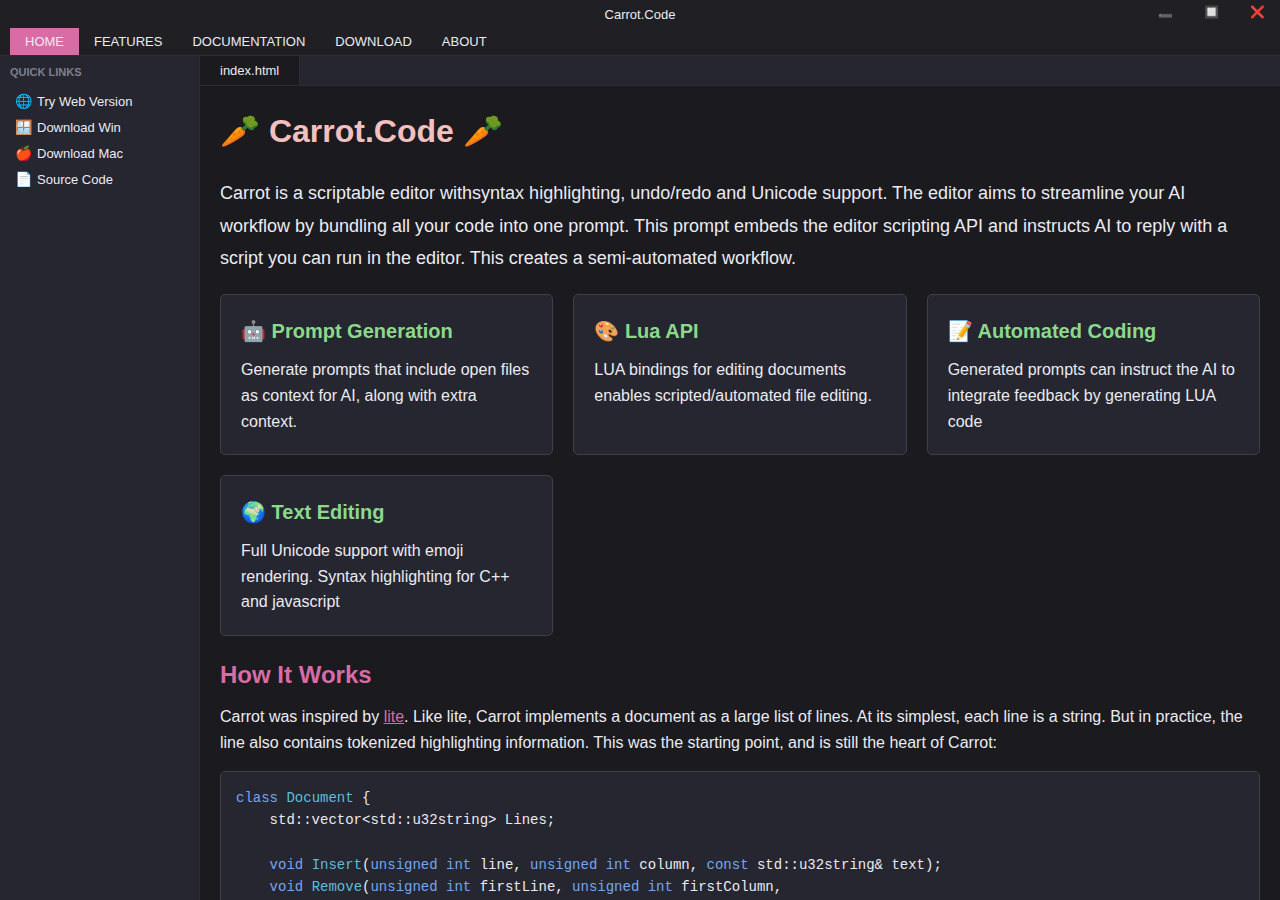
<file: LandingPage/index.html>
<!DOCTYPE html>
<html lang="en">
<head>
    <meta charset="UTF-8">
    <meta name="viewport" content="width=device-width, initial-scale=1.0">
    <title>Carrot.Code</title>
    <link rel="stylesheet" href="styles.css">
</head>
<body>
    <!-- Title Bar -->
    <div class="title-bar">
        <div class="title">Carrot.Code</div>
        <div class="window-controls">
            <button class="window-btn minimize">➖</button>
            <button class="window-btn maximize">🔲</button>
            <button class="window-btn close">❌</button>
        </div>
    </div>

    <!-- File Menu -->
    <nav class="file-menu">
        <a href="index.html" class="menu-item active">HOME</a>
        <a href="features.html" class="menu-item">FEATURES</a>
        <a href="docs.html" class="menu-item">DOCUMENTATION</a>
        <a href="download.html" class="menu-item">DOWNLOAD</a>
        <a href="about.html" class="menu-item">ABOUT</a>
    </nav>

    <!-- Main Container -->
    <div class="main-container">
        <!-- Sidebar -->
        <aside class="sidebar" id="sidebar">
            <div class="sidebar-header">Quick Links</div>
            <div class="file-tree">
                <!--div class="file-item active">
                    <a href="index.html">
                        <span class="file-icon">📄</span>
                        <span>Welcome.md</span>
                    </a>
                </div-->
                <div class="file-item">
                    <a href="editor/index.html">
                        <span class="file-icon">🌐</span>
                        <span>Try Web Version</span>
                    </a>
                </div>
                <div class="file-item">
                    <a href="releases/Windows.zip">
                        <span class="file-icon">🪟</span>
                        <span>Download Win</span>
                    </a>
                </div>
                <div class="file-item">
                    <a href="releases/Mac.zip">
                        <span class="file-icon">🍎</span>
                        <span>Download Mac</span>
                    </a>
                </div>
                <div class="file-item">
                    <a href="https://github.com/gszauer/CarrotCode">
                        <span class="file-icon">📄</span>
                        <span>Source Code</span>
                    </a>
                </div>
                <!--div class="file-item">
                    <a href="http://gabormakesgames.com">
                        <span class="file-icon">👨‍💻</span>
                        <span>Made by Gabor</span>
                    </a>
                </div-->
            </div>
        </aside>

        <!-- Editor Area -->
        <main class="editor-area">
            <!-- Tab Bar -->
            <div class="tab-bar">
                <button class="menu-toggle" id="menuToggle">☰</button>
                <div class="tab active">
                    <span>index.html</span>
                </div>
            </div>

            <!-- Editor Content -->
            <div class="editor-content">
                <h1>🥕 Carrot.Code 🥕</h1>
                
                <!--div style="text-align: center; margin: 30px 0;">
                    <a href="download.html" class="download-btn">Download for Windows</a>
                    <a href="download.html" class="download-btn">Download for macOS</a>
                    <a href="download.html" class="download-btn">Try Web Version</a>
                </div-->

                <p style="font-size: 18px; line-height: 1.8;">Carrot is a scriptable editor withsyntax highlighting, undo/redo and Unicode support.
                    The editor aims to streamline your AI workflow by bundling all your code into one prompt. This prompt embeds the editor scripting API and instructs AI to reply with a script you can run in the editor. This creates a semi-automated workflow.</p>

                <div class="feature-grid">
                    <div class="feature-card">
                        <h3>🤖 Prompt Generation</h3>
                        <p>Generate prompts that include open files as context for AI, along with extra context.</p>
                    </div>
                    <div class="feature-card">
                        <h3>🎨 Lua API</h3>
                        <p>LUA bindings for editing documents enables scripted/automated file editing.</p>
                    </div>
                    <div class="feature-card">
                        <h3>📝 Automated Coding</h3>
                        <p>Generated prompts can instruct the AI to integrate feedback by generating LUA code</p>
                    </div>
                    
                    <div class="feature-card">
                        <h3>🌍 Text Editing</h3>
                        <p>Full Unicode support with emoji rendering. Syntax highlighting for C++ and javascript</p>
                    </div>
                </div>

                <h2>How It Works</h2>
                <p>Carrot was inspired by <a href="https://github.com/rxi/lite">lite</a>. Like lite, Carrot implements a document as a large list of lines. At its simplest, each line is a string. But in practice, the line also contains tokenized highlighting information. This was the starting point, and is still the heart of Carrot:</p>
                <pre><code><span class="keyword">class</span> <span class="function">Document</span> {
    std::vector&lt;std::u32string&gt; Lines;
    
    <span class="keyword">void</span> <span class="function">Insert</span>(<span class="keyword">unsigned int</span> line, <span class="keyword">unsigned int</span> column, <span class="keyword">const</span> std::u32string& text);
    <span class="keyword">void</span> <span class="function">Remove</span>(<span class="keyword">unsigned int</span> firstLine, <span class="keyword">unsigned int</span> firstColumn, 
                   <span class="keyword">unsigned int</span> lastLine, <span class="keyword">unsigned int</span> lastColumn);
};</code></pre>
            </div>
        </main>
    </div>

    <!-- Mobile sidebar overlay -->
    <div class="sidebar-overlay" id="sidebarOverlay"></div>

    <script src="script.js"></script>
</body>
</html>
</file>
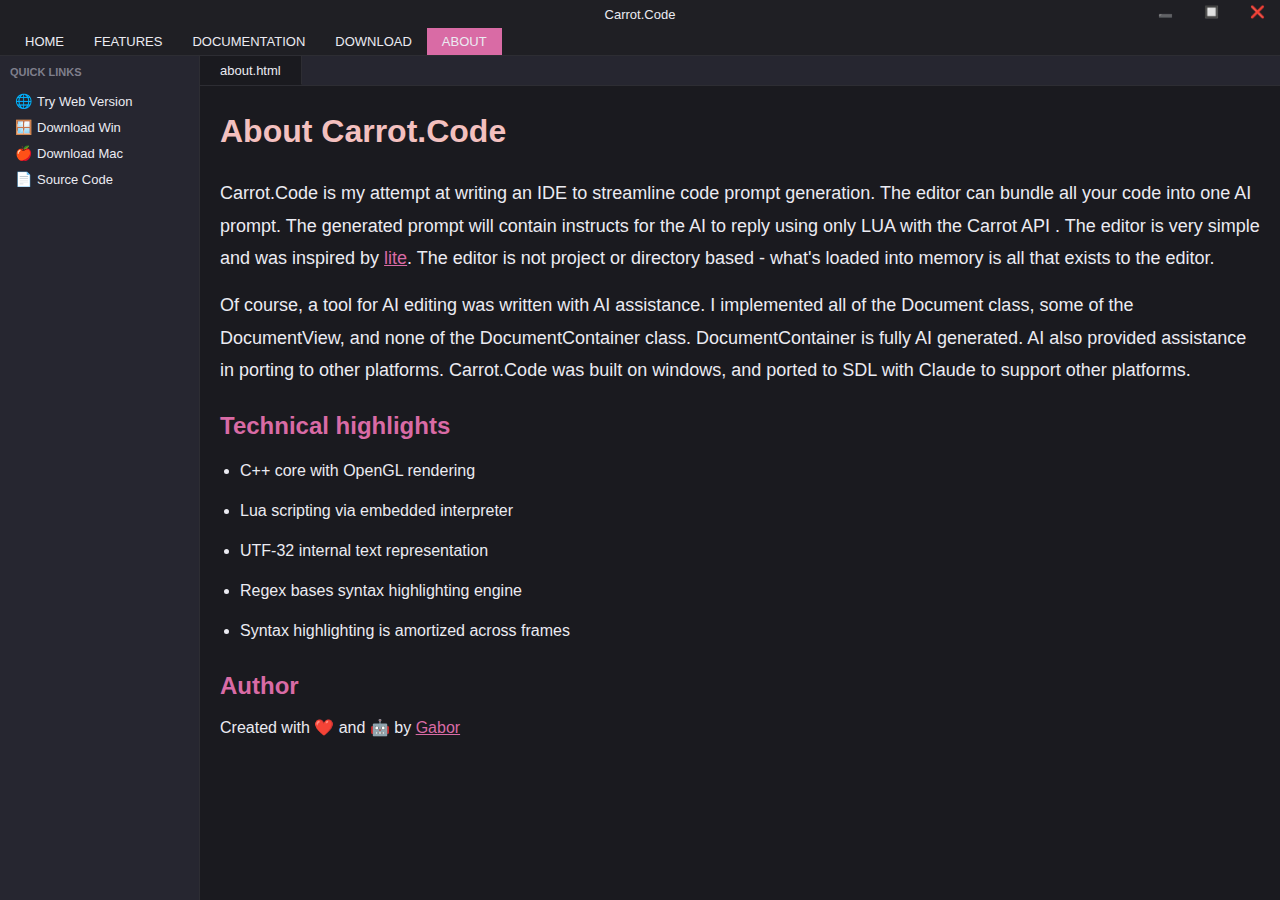
<file: LandingPage/about.html>
<!DOCTYPE html>
<html lang="en">
<head>
    <meta charset="UTF-8">
    <meta name="viewport" content="width=device-width, initial-scale=1.0">
    <title>Carrot.Code</title>
    <link rel="stylesheet" href="styles.css">
</head>
<body>
    <!-- Title Bar -->
    <div class="title-bar">
        <div class="title">Carrot.Code</div>
        <div class="window-controls">
            <button class="window-btn minimize">➖</button>
            <button class="window-btn maximize">🔲</button>
            <button class="window-btn close">❌</button>
        </div>
    </div>

    <!-- File Menu -->
    <nav class="file-menu">
        <a href="index.html" class="menu-item">HOME</a>
        <a href="features.html" class="menu-item">FEATURES</a>
        <a href="docs.html" class="menu-item">DOCUMENTATION</a>
        <a href="download.html" class="menu-item">DOWNLOAD</a>
        <a href="about.html" class="menu-item active">ABOUT</a>
    </nav>

    <!-- Main Container -->
    <div class="main-container">
        <!-- Sidebar -->
        <aside class="sidebar" id="sidebar">
            <div class="sidebar-header">Quick Links</div>
            <div class="file-tree">
                <!--div class="file-item active">
                    <a href="index.html">
                        <span class="file-icon">📄</span>
                        <span>Welcome.md</span>
                    </a>
                </div-->
                <div class="file-item">
                    <a href="editor/index.html">
                        <span class="file-icon">🌐</span>
                        <span>Try Web Version</span>
                    </a>
                </div>
                <div class="file-item">
                    <a href="releases/Windows.zip">
                        <span class="file-icon">🪟</span>
                        <span>Download Win</span>
                    </a>
                </div>
                <div class="file-item">
                    <a href="releases/Mac.zip">
                        <span class="file-icon">🍎</span>
                        <span>Download Mac</span>
                    </a>
                </div>
                <div class="file-item">
                    <a href="https://github.com/gszauer/CarrotCode">
                        <span class="file-icon">📄</span>
                        <span>Source Code</span>
                    </a>
                </div>
                <!--div class="file-item">
                    <a href="http://gabormakesgames.com">
                        <span class="file-icon">👨‍💻</span>
                        <span>Made by Gabor</span>
                    </a>
                </div-->
            </div>
        </aside>

        <!-- Editor Area -->
        <main class="editor-area">
            <!-- Tab Bar -->
            <div class="tab-bar">
                <button class="menu-toggle" id="menuToggle">☰</button>
                <div class="tab active">
                    <span>about.html</span>
                </div>
            </div>

            <!-- Editor Content -->
            <div class="editor-content">
                <h1>About Carrot.Code</h1>
                
                <p style="font-size: 18px; line-height: 1.8;">Carrot.Code is my attempt at writing an IDE to streamline code prompt generation. The editor can bundle all your code into one AI prompt. The generated prompt will contain instructs for the AI to reply using only LUA with the Carrot API . The editor is very simple and was inspired by <a href="https://github.com/rxi/lite">lite</a>. The editor is not project or directory based - what's loaded into memory is all that exists to the editor.</p>

                <p style="font-size: 18px; line-height: 1.8;">Of course, a tool for AI editing was written with AI assistance. I implemented all of the Document class, some of the DocumentView, and none of the DocumentContainer class. DocumentContainer is fully AI generated. AI also provided assistance in porting to other platforms. Carrot.Code was built on windows, and ported to SDL with Claude to support other platforms.</p>

                <h2>Technical highlights</h2>
                
                <ul style="line-height: 2;">
                    <li>C++ core with OpenGL rendering</li>
                    <li>Lua scripting via embedded interpreter</li>
                    <li>UTF-32 internal text representation</li>
                    <li>Regex bases syntax highlighting engine</li>
                    <li>Syntax highlighting is amortized across frames</li>
                </ul>

                <h2>Author</h2>
                <p>Created with ❤️ and 🤖 by <a href="https://gabormakesgames.com/">Gabor</a></p>
                
            </div>
        </main>
    </div>

    <!-- Mobile sidebar overlay -->
    <div class="sidebar-overlay" id="sidebarOverlay"></div>

    <script src="script.js"></script>
</body>
</html>
</file>
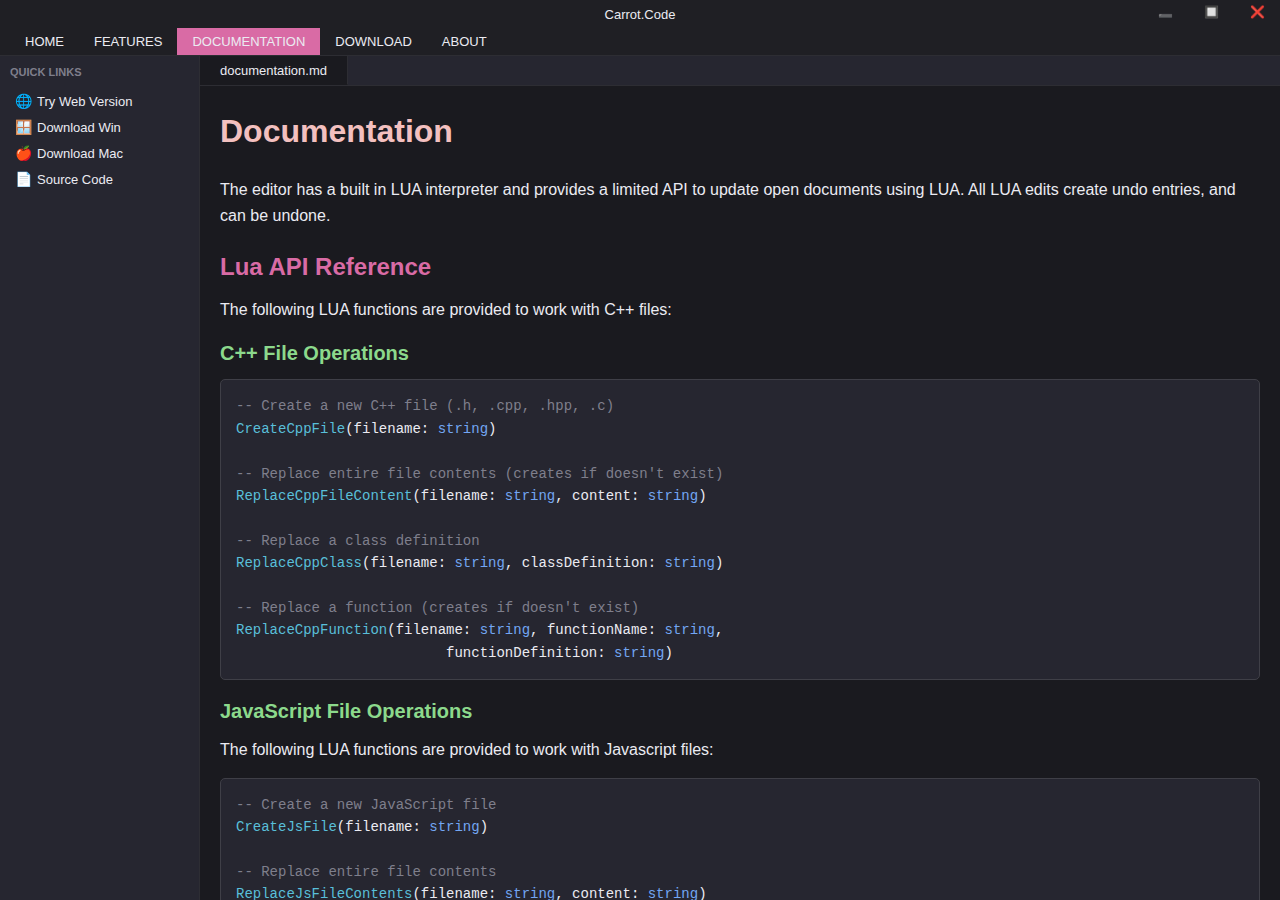
<file: LandingPage/docs.html>
<!DOCTYPE html>
<html lang="en">
<head>
    <meta charset="UTF-8">
    <meta name="viewport" content="width=device-width, initial-scale=1.0">
    <title>Documentation - Carrot.Code</title>
    <link rel="stylesheet" href="styles.css">
</head>
<body>
   <!-- Title Bar -->
   <div class="title-bar">
    <div class="title">Carrot.Code</div>
    <div class="window-controls">
        <button class="window-btn minimize">➖</button>
        <button class="window-btn maximize">🔲</button>
        <button class="window-btn close">❌</button>
    </div>
</div>

<!-- File Menu -->
<nav class="file-menu">
    <a href="index.html" class="menu-item">HOME</a>
    <a href="features.html" class="menu-item">FEATURES</a>
    <a href="docs.html" class="menu-item active">DOCUMENTATION</a>
    <a href="download.html" class="menu-item">DOWNLOAD</a>
    <a href="about.html" class="menu-item">ABOUT</a>
</nav>

    <!-- Main Container -->
    <div class="main-container">
        <!-- Sidebar -->
        <aside class="sidebar" id="sidebar">
            <div class="sidebar-header">Quick Links</div>
            <div class="file-tree">
                <!--div class="file-item active">
                    <a href="index.html">
                        <span class="file-icon">📄</span>
                        <span>Welcome.md</span>
                    </a>
                </div-->
                <div class="file-item">
                    <a href="editor/index.html">
                        <span class="file-icon">🌐</span>
                        <span>Try Web Version</span>
                    </a>
                </div>
                <div class="file-item">
                    <a href="releases/Windows.zip">
                        <span class="file-icon">🪟</span>
                        <span>Download Win</span>
                    </a>
                </div>
                <div class="file-item">
                    <a href="releases/Mac.zip">
                        <span class="file-icon">🍎</span>
                        <span>Download Mac</span>
                    </a>
                </div>
                <div class="file-item">
                    <a href="https://github.com/gszauer/CarrotCode">
                        <span class="file-icon">📄</span>
                        <span>Source Code</span>
                    </a>
                </div>
                <!--div class="file-item">
                    <a href="http://gabormakesgames.com">
                        <span class="file-icon">👨‍💻</span>
                        <span>Made by Gabor</span>
                    </a>
                </div-->
            </div>
        </aside>

        <!-- Editor Area -->
        <main class="editor-area">
            <!-- Tab Bar -->
            <div class="tab-bar">
                <button class="menu-toggle" id="menuToggle">☰</button>
                <div class="tab active">
                    <span>documentation.md</span>
                </div>
            </div>

            <!-- Editor Content -->
            <div class="editor-content">
                <h1>Documentation</h1>

                <p>The editor has a built in LUA interpreter and provides a limited API to update open documents using LUA. All LUA edits create undo entries, and can be undone.
                </p>

                <h2>Lua API Reference</h2>

                <p>The following LUA functions are provided to work with C++ files:</p>
                
                <h3>C++ File Operations</h3>
                <pre><code><span class="comment">-- Create a new C++ file (.h, .cpp, .hpp, .c)</span>
<span class="function">CreateCppFile</span>(filename: <span class="keyword">string</span>)

<span class="comment">-- Replace entire file contents (creates if doesn't exist)</span>
<span class="function">ReplaceCppFileContent</span>(filename: <span class="keyword">string</span>, content: <span class="keyword">string</span>)

<span class="comment">-- Replace a class definition</span>
<span class="function">ReplaceCppClass</span>(filename: <span class="keyword">string</span>, classDefinition: <span class="keyword">string</span>)

<span class="comment">-- Replace a function (creates if doesn't exist)</span>
<span class="function">ReplaceCppFunction</span>(filename: <span class="keyword">string</span>, functionName: <span class="keyword">string</span>, 
                         functionDefinition: <span class="keyword">string</span>)</code></pre>

                <h3>JavaScript File Operations</h3>

                <p>The following LUA functions are provided to work with Javascript files:</p>

                <pre><code><span class="comment">-- Create a new JavaScript file</span>
<span class="function">CreateJsFile</span>(filename: <span class="keyword">string</span>)

<span class="comment">-- Replace entire file contents</span>
<span class="function">ReplaceJsFileContents</span>(filename: <span class="keyword">string</span>, content: <span class="keyword">string</span>)

<span class="comment">-- Replace a class definition</span>
<span class="function">ReplaceJsClass</span>(filename: <span class="keyword">string</span>, classDefinition: <span class="keyword">string</span>)

<span class="comment">-- Replace a function (use "" for global functions)</span>
<span class="function">ReplaceJsFunction</span>(filename: <span class="keyword">string</span>, className: <span class="keyword">string</span>, 
                        functionName: <span class="keyword">string</span>, functionDefinition: <span class="keyword">string</span>)</code></pre>

                        <h2>Sample Workfrlow</h2>
                
                        <p>Let's implement a basic game together - pong:</p>
                        
                        <ol style="line-height: 2;">
                            <li><strong>Create a new file</strong> and write your initial prompt in this file. For our game it should be:
                                <pre><code>Create a pong game using javascript and html. 
It should be powered by phaserjs and use no external dependencies (phaser can be linked from cdn).
The game should be in game.js, not html. The generated HTML file should support unicode.</code></pre>
                            </li>
                            
                            <li><strong>Select AUTOMATION > Copy Prompt</strong><br>
                                This copies an AI prompt to your clipboard. If there are any other open tabs, they will be included for context. Paste the prompt in your prefered AI and run it.</li>
                            
                            <li><strong>Execute the returned Lua code</strong><br>
                                Close the prompt tab or clear it. The provided prompt made your AI reply using LUA. Paste the Lua code from the AI into a document, then select AUTOMATION > Execute File.</li>
                            
                            <li><strong>Save your files</strong> - You now have a Phaser-powered pong game! Iterate from here.</li>
                        </ol>
        
                        <h3>Tips and Notes</h3>
                        <ul style="line-height: 2;">
                            <li>All future prompts will include every open file</li>
                            <li>Always start a new chat - all relevant context is in the prompt</li>
                            <li>The active file when Copy Prompt is selected is excluded from context</li>
                            <li>Consider keeping the first tab as your prompt tab for reuse</li>
                        </ul>
            </div>
        </main>
    </div>

    <!-- Mobile sidebar overlay -->
    <div class="sidebar-overlay" id="sidebarOverlay"></div>

    <script src="script.js"></script>
</body>
</html>
</file>
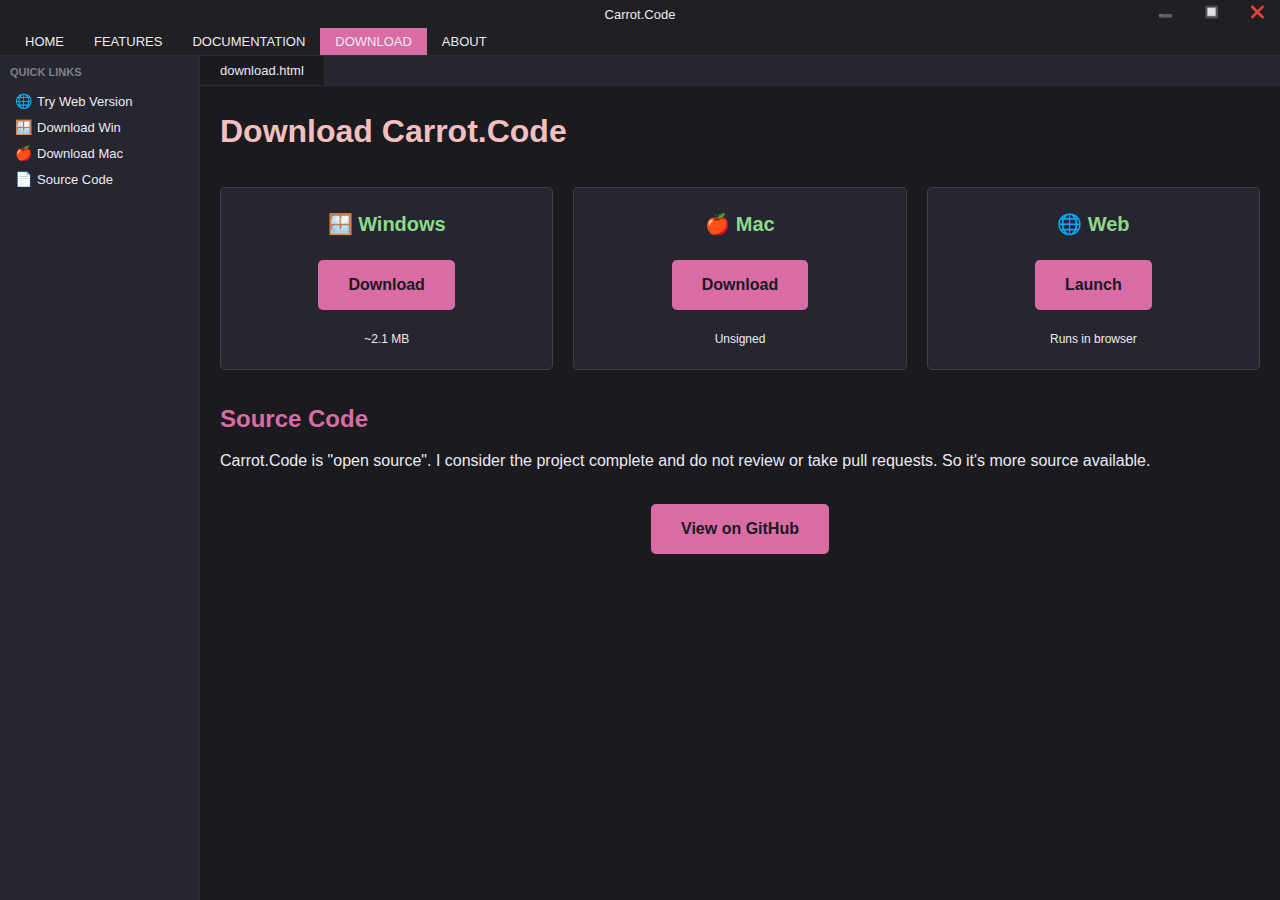
<file: LandingPage/download.html>
<!DOCTYPE html>
<html lang="en">
<head>
    <meta charset="UTF-8">
    <meta name="viewport" content="width=device-width, initial-scale=1.0">
    <title>Carrot.Code</title>
    <link rel="stylesheet" href="styles.css">
</head>
<body>
    <!-- Title Bar -->
    <div class="title-bar">
        <div class="title">Carrot.Code</div>
        <div class="window-controls">
            <button class="window-btn minimize">➖</button>
            <button class="window-btn maximize">🔲</button>
            <button class="window-btn close">❌</button>
        </div>
    </div>

    <!-- File Menu -->
    <nav class="file-menu">
        <a href="index.html" class="menu-item">HOME</a>
        <a href="features.html" class="menu-item">FEATURES</a>
        <a href="docs.html" class="menu-item">DOCUMENTATION</a>
        <a href="download.html" class="menu-item active">DOWNLOAD</a>
        <a href="about.html" class="menu-item">ABOUT</a>
    </nav>

    <!-- Main Container -->
    <div class="main-container">
        <!-- Sidebar -->
        <aside class="sidebar" id="sidebar">
            <div class="sidebar-header">Quick Links</div>
            <div class="file-tree">
                <!--div class="file-item active">
                    <a href="index.html">
                        <span class="file-icon">📄</span>
                        <span>Welcome.md</span>
                    </a>
                </div-->
                <div class="file-item">
                    <a href="editor/index.html">
                        <span class="file-icon">🌐</span>
                        <span>Try Web Version</span>
                    </a>
                </div>
                <div class="file-item">
                    <a href="releases/Windows.zip">
                        <span class="file-icon">🪟</span>
                        <span>Download Win</span>
                    </a>
                </div>
                <div class="file-item">
                    <a href="releases/Mac.zip">
                        <span class="file-icon">🍎</span>
                        <span>Download Mac</span>
                    </a>
                </div>
                <div class="file-item">
                    <a href="https://github.com/gszauer/CarrotCode">
                        <span class="file-icon">📄</span>
                        <span>Source Code</span>
                    </a>
                </div>
                <!--div class="file-item">
                    <a href="http://gabormakesgames.com">
                        <span class="file-icon">👨‍💻</span>
                        <span>Made by Gabor</span>
                    </a>
                </div-->
            </div>
        </aside>

        <!-- Editor Area -->
        <main class="editor-area">
            <!-- Tab Bar -->
            <div class="tab-bar">
                <button class="menu-toggle" id="menuToggle">☰</button>
                <div class="tab active">
                    <span>download.html</span>
                </div>
            </div>

            <!-- Editor Content -->
            <div class="editor-content">
                <h1>Download Carrot.Code</h1>
                
                <div class="feature-grid" style="margin: 30px 0;">
                    <div class="feature-card" style="text-align: center;">
                        <h3>🪟 Windows</h3>
                        <a href="releases/Windows.zip" class="download-btn">Download</a>
                        <p style="font-size: 12px; margin-top: 10px;">~2.1 MB</p>
                    </div>
                    
                    <div class="feature-card" style="text-align: center;">
                        <h3>🍎 Mac</h3>
                        <a href="releases/Mac.zip" class="download-btn">Download</a>
                        <p style="font-size: 12px; margin-top: 10px;">Unsigned</p>
                    </div>

                    <div class="feature-card" style="text-align: center;">
                        <h3>🌐 Web</h3>
                        <a href="editor/index.html" class="download-btn">Launch</a>
                        <p style="font-size: 12px; margin-top: 10px;">Runs in browser</p>
                    </div>
                </div>

                <h2>Source Code</h2>
                <p>Carrot.Code is "open source". I consider the project complete and do not review or take pull requests. So it's more source available.</p>
                <div style="text-align: center; margin: 20px 0;">
                    <a href="https://github.com/gszauer/CarrotCode" class="download-btn" target="_blank">View on GitHub</a>
                </div>
            </div>
        </main>
    </div>

    <!-- Mobile sidebar overlay -->
    <div class="sidebar-overlay" id="sidebarOverlay"></div>

    <script src="script.js"></script>
</body>
</html>
</file>
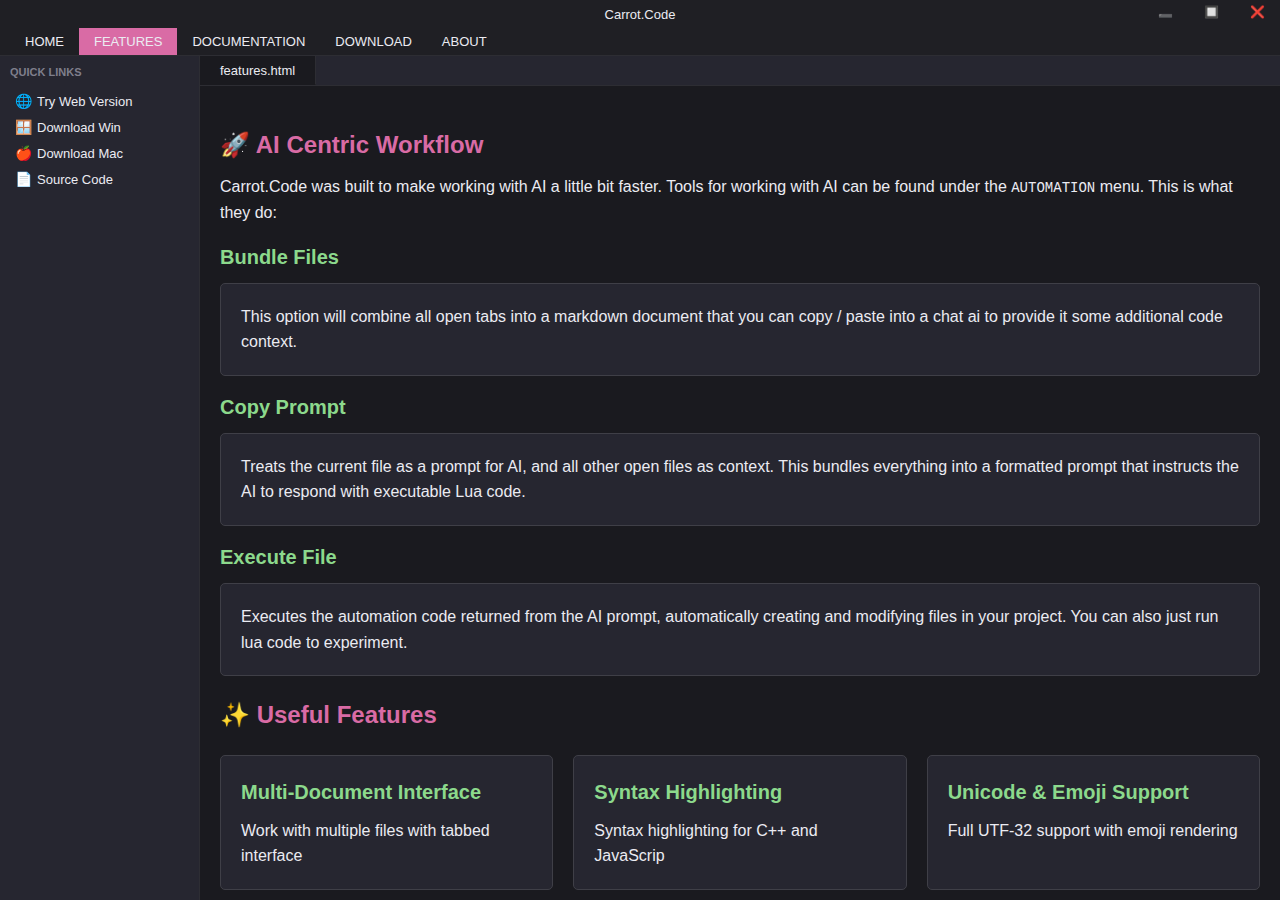
<file: LandingPage/features.html>
<!DOCTYPE html>
<html lang="en">
<head>
    <meta charset="UTF-8">
    <meta name="viewport" content="width=device-width, initial-scale=1.0">
    <title>Features - Carrot.Code</title>
    <link rel="stylesheet" href="styles.css">
</head>
<body>
    <!-- Title Bar -->
    <div class="title-bar">
        <div class="title">Carrot.Code</div>
        <div class="window-controls">
            <button class="window-btn minimize">➖</button>
            <button class="window-btn maximize">🔲</button>
            <button class="window-btn close">❌</button>
        </div>
    </div>

    <!-- File Menu -->
    <nav class="file-menu">
        <a href="index.html" class="menu-item">HOME</a>
        <a href="features.html" class="menu-item active">FEATURES</a>
        <a href="docs.html" class="menu-item">DOCUMENTATION</a>
        <a href="download.html" class="menu-item">DOWNLOAD</a>
        <a href="about.html" class="menu-item">ABOUT</a>
    </nav>

    <!-- Main Container -->
    <div class="main-container">
        <!-- Sidebar -->
        <aside class="sidebar" id="sidebar">
            <div class="sidebar-header">Quick Links</div>
            <div class="file-tree">
                <!--div class="file-item active">
                    <a href="index.html">
                        <span class="file-icon">📄</span>
                        <span>Welcome.md</span>
                    </a>
                </div-->
                <div class="file-item">
                    <a href="editor/index.html">
                        <span class="file-icon">🌐</span>
                        <span>Try Web Version</span>
                    </a>
                </div>
                <div class="file-item">
                    <a href="releases/Windows.zip">
                        <span class="file-icon">🪟</span>
                        <span>Download Win</span>
                    </a>
                </div>
                <div class="file-item">
                    <a href="releases/Mac.zip">
                        <span class="file-icon">🍎</span>
                        <span>Download Mac</span>
                    </a>
                </div>
                <div class="file-item">
                    <a href="https://github.com/gszauer/CarrotCode">
                        <span class="file-icon">📄</span>
                        <span>Source Code</span>
                    </a>
                </div>
                <!--div class="file-item">
                    <a href="http://gabormakesgames.com">
                        <span class="file-icon">👨‍💻</span>
                        <span>Made by Gabor</span>
                    </a>
                </div-->
            </div>
        </aside>

        <!-- Editor Area -->
        <main class="editor-area">
            <!-- Tab Bar -->
            <div class="tab-bar">
                <button class="menu-toggle" id="menuToggle">☰</button>
                <div class="tab active">
                    <span>features.html</span>
                </div>
            </div>

            <!-- Editor Content -->
            <div class="editor-content">
                <h2>🚀 AI Centric Workflow</h2>
                <p>Carrot.Code was built to make working with AI a little bit faster. Tools for working with AI can be found under the <code>AUTOMATION</code> menu. This is what they do:</p>
                
                <h3>Bundle Files</h3>
                <div class="feature-card">
                    <p>This option will combine all open tabs into a markdown document that you can copy / paste into a chat ai to provide it some additional code context.</p>
                </div>

                <h3>Copy Prompt</h3>
                <div class="feature-card">
                    <p>Treats the current file as a prompt for AI, and all other open files as context. This bundles everything into a formatted prompt that instructs the AI to respond with executable Lua code.</p>
                </div>
                
                <h3>Execute File</h3>
                <div class="feature-card">
                    <p>Executes the automation code returned from the AI prompt, automatically creating and modifying files in your project. You can also just run lua code to experiment.</p>
                </div>

                <h2>✨ Useful Features</h2>
                
                <div class="feature-grid">
                    <div class="feature-card">
                        <h3>Multi-Document Interface</h3>
                        <p>Work with multiple files with tabbed interface</p>
                    </div>
                    <div class="feature-card">
                        <h3>Syntax Highlighting</h3>
                        <p>Syntax highlighting for C++ and JavaScrip</p>
                    </div>
                    <div class="feature-card">
                        <h3>Unicode &amp; Emoji Support</h3>
                        <p>Full UTF-32 support with emoji rendering</p>
                    </div>
                    <div class="feature-card">
                        <h3>Undo/Redo System</h3>
                        <p>Comprehensive undo/redo with per tab history tracking</p>
                    </div>
                    <div class="feature-card">
                        <h3>Cross-Platform</h3>
                        <p>Available for Windows, macOS, and Web</p>
                    </div>
                    <div class="feature-card">
                        <h3>Scriptable</h3>
                        <p>LUA API for documents executes directly in editor</p>
                    </div>
                </div>
            </div>
        </main>
    </div>

    <!-- Mobile sidebar overlay -->
    <div class="sidebar-overlay" id="sidebarOverlay"></div>

    <script src="script.js"></script>
</body>
</html>
</file>
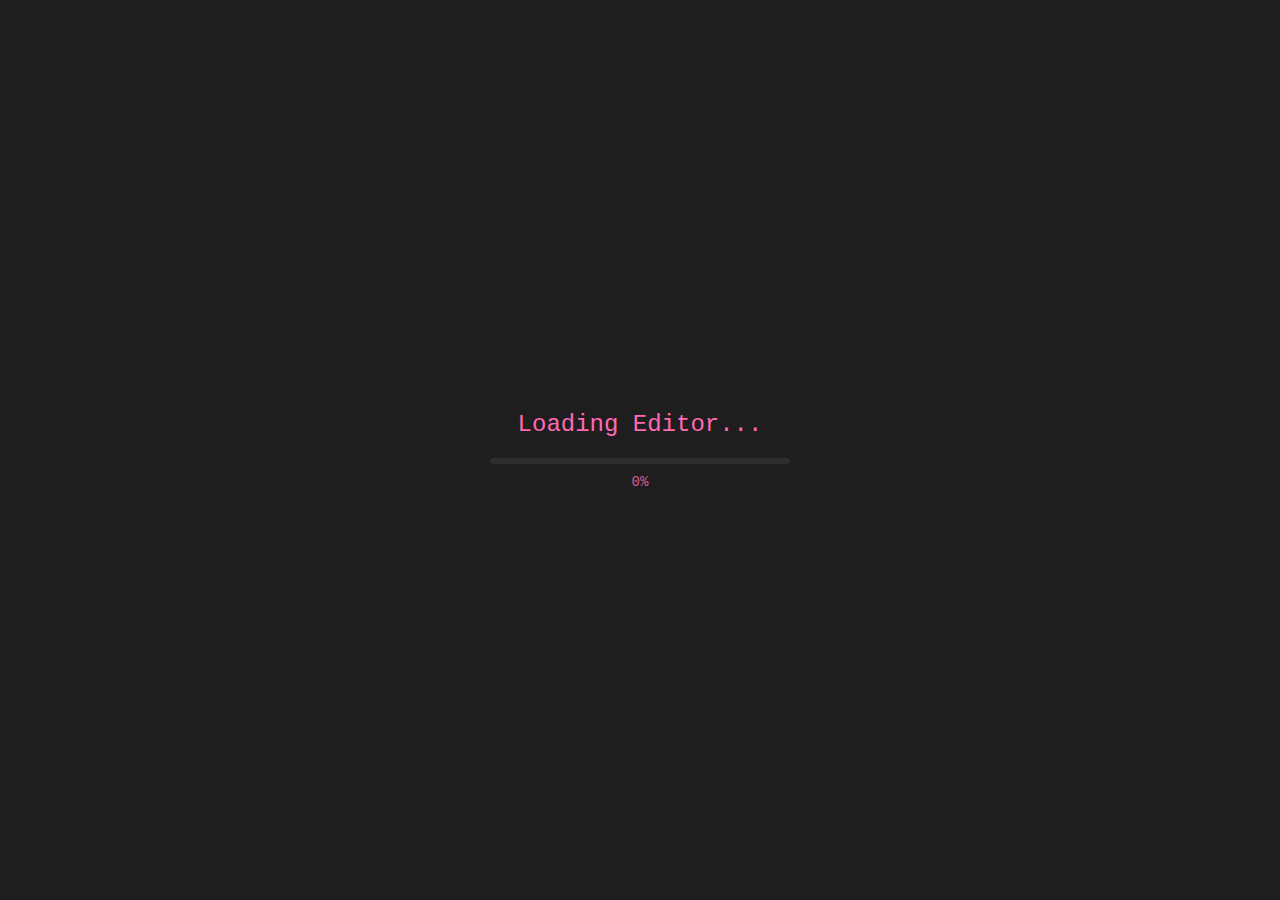
<file: WebAssembly/Template/shell.html>
<!doctype html>
<!-- https://github.com/floooh/sokol-samples/blob/master/webpage/shell.html -->
<!doctype html>
<html lang="en-us">
  <head>
    <meta charset="utf-8">
    <meta name="viewport" content="width=device-width, initial-scale=1, maximum-scale=1, minimum-scale=1, user-scalable=no"/>
    <title>Emscripten-Generated Code</title>
    <style>
        body { margin: 0; background-color: black }
        .game {
            position: absolute;
            top: 0px;
            left: 0px;
            margin: 0px;
            border: 0;
            width: 100%;
            height: 100%;
            overflow: hidden;
            display: block;
            image-rendering: optimizeSpeed;
            image-rendering: -moz-crisp-edges;
            image-rendering: -o-crisp-edges;
            image-rendering: -webkit-optimize-contrast;
            image-rendering: optimize-contrast;
            image-rendering: crisp-edges;
            image-rendering: pixelated;
            -ms-interpolation-mode: nearest-neighbor;
        }
        .drag-over {
            border: 3px dashed #4CAF50 !important;
            background-color: rgba(76, 175, 80, 0.1);
        }
        /* Loading screen styles */
        #loadingScreen {
            position: fixed;
            top: 0;
            left: 0;
            width: 100%;
            height: 100%;
            background-color: #1e1e1e;
            display: flex;
            flex-direction: column;
            justify-content: center;
            align-items: center;
            z-index: 1000;
            font-family: 'Consolas', 'Monaco', 'Courier New', monospace;
        }
        #loadingText {
            color: #ff69b4;
            font-size: 24px;
            margin-bottom: 20px;
        }
        #loadingProgress {
            width: 300px;
            height: 6px;
            background-color: #2d2d30;
            border-radius: 3px;
            overflow: hidden;
        }
        #loadingBar {
            height: 100%;
            background-color: #ff69b4;
            width: 0%;
            transition: width 0.3s ease;
            border-radius: 3px;
        }
        #loadingPercent {
            color: #ff69b4;
            font-size: 14px;
            margin-top: 10px;
            opacity: 0.8;
        }
    </style>
     <link href="icon.png" rel="icon"  type="image/png">
     <link href="icon.png" rel="apple-touch-icon"  type="image/png">
     <!-- Adding PWA Capabilities -->
     <!-- https://medium.com/codechef-vit/convert-your-website-into-a-pwa-ee8f6b67bca7 -->
     <link rel="manifest" href="manifest.json">
     <script>
         if ('serviceWorker' in navigator) {
             navigator.serviceWorker.register('/sw.js')
                 .then(function () {
                     console.log('Service Worker Registered');
                 });
         }
     </script>
  </head>
  <body>
    <!-- Loading Screen -->
    <div id="loadingScreen">
        <div id="loadingText">Loading Editor...</div>
        <div id="loadingProgress">
            <div id="loadingBar"></div>
        </div>
        <div id="loadingPercent">0%</div>
    </div>
    
    <canvas class="game" id="canvas" oncontextmenu="event.preventDefault()"></canvas>
    <script type='text/javascript'>
      var Module = {
        preRun: [],
        canvas: document.getElementById("canvas"),
        print: (...args) => console.log('[stdout]: ' + args.join(' ')),
        printErr: (...args) => console.log('[stderr]: ' + args.join(' ')),
        // Loading progress callbacks
        setStatus: function(text) {
          console.log('[status]: ' + text);
          if (text === '') {
            // Loading complete, hide loading screen
            document.getElementById('loadingScreen').style.display = 'none';
          }
        },
        totalDependencies: 0,
        monitorRunDependencies: function(left) {
          this.totalDependencies = Math.max(this.totalDependencies, left);
          if (left === 0) {
            // All dependencies loaded
            document.getElementById('loadingScreen').style.display = 'none';
          } else {
            // Update loading progress
            const progress = ((this.totalDependencies - left) / this.totalDependencies) * 100;
            document.getElementById('loadingBar').style.width = progress + '%';
            document.getElementById('loadingPercent').textContent = Math.floor(progress) + '%';
          }
        },
        // WASM instantiation progress
        instantiateWasm: function(imports, successCallback) {
          const loadingBar = document.getElementById('loadingBar');
          const loadingPercent = document.getElementById('loadingPercent');
          
          // Default instantiation with progress tracking
          const wasmBinaryFile = 'index.wasm';
          
          fetch(wasmBinaryFile)
            .then(response => {
              if (!response.ok) throw new Error('Failed to load WASM');
              const contentLength = response.headers.get('content-length');
              const total = parseInt(contentLength, 10);
              let loaded = 0;
              
              const reader = response.body.getReader();
              const chunks = [];
              
              function read() {
                return reader.read().then(({ done, value }) => {
                  if (done) return;
                  chunks.push(value);
                  loaded += value.length;
                  
                  if (total) {
                    const progress = (loaded / total) * 100;
                    loadingBar.style.width = progress + '%';
                    loadingPercent.textContent = Math.floor(progress) + '%';
                  }
                  
                  return read();
                });
              }
              
              return read().then(() => {
                const wasmBytes = new Uint8Array(chunks.reduce((acc, chunk) => acc + chunk.length, 0));
                let offset = 0;
                for (const chunk of chunks) {
                  wasmBytes.set(chunk, offset);
                  offset += chunk.length;
                }
                return WebAssembly.instantiate(wasmBytes, imports);
              });
            })
            .then(result => {
              successCallback(result.instance);
            })
            .catch(err => {
              console.error('WASM loading error:', err);
              document.getElementById('loadingText').textContent = 'Loading failed!';
              document.getElementById('loadingText').style.color = '#ff4444';
            });
          
          return {}; // Return empty object as required by Emscripten
        }
      };
      window.onerror = (event) => console.log('[onerror]: ' + event.message);
    </script>
    {{{ SCRIPT }}}
  </body>
</html>
</file>
<file: LandingPage/styles.css>
/* styles.css - Carrot.Code Website Styles */

* {
    margin: 0;
    padding: 0;
    box-sizing: border-box;
}

body {
    font-family: -apple-system, BlinkMacSystemFont, 'Segoe UI', Roboto, sans-serif;
    background-color: #1a1a1f;
    color: #ebebf2;
    overflow: hidden;
    height: 100vh;
    display: flex;
    flex-direction: column;
}

/* Title Bar */
.title-bar {
    background-color: #1f1f24;
    height: 28px;
    display: flex;
    align-items: center;
    justify-content: space-between;
    padding: 0;
    user-select: none;
    -webkit-app-region: drag;
    position: relative;
}

.title {
    color: #ebebf2;
    font-size: 13px;
    font-weight: 500;
    position: absolute;
    left: 50%;
    transform: translateX(-50%);
}

.minimize {
    margin-top: 4px;
}

.window-controls {
    display: flex;
    gap: 0;
    -webkit-app-region: no-drag;
    margin-left: auto;
}

.window-btn {
    width: 46px;
    height: 28px;
    background: none;
    border: none;
    color: #ebebf2;
    cursor: pointer;
    display: flex;
    align-items: center;
    justify-content: center;
    transition: background-color 0.2s;
    font-size: 12px;
}

.window-btn:hover {
    background-color: #3f3f47;
}

.window-btn.close:hover {
    background-color: #d93f3f;
}

/* File Menu */
.file-menu {
    background-color: #1f1f24;
    height: 28px;
    display: flex;
    align-items: center;
    padding: 0 10px;
    user-select: none;
    border-bottom: 1px solid #2d2d33;
}

.menu-item {
    padding: 0 15px;
    height: 100%;
    display: flex;
    align-items: center;
    cursor: pointer;
    font-size: 13px;
    transition: background-color 0.2s;
    position: relative;
    color: #ebebf2;
    text-decoration: none;
}

.menu-item:hover {
    background-color: #d96ba5;
}

.menu-item.active {
    background-color: #d96ba5;
}

/* Main Layout */
.main-container {
    display: flex;
    flex: 1;
    overflow: hidden;
}

/* Sidebar */
.sidebar {
    width: 200px;
    min-width: 150px;
    background-color: #262630;
    border-right: 1px solid #2d2d33;
    display: flex;
    flex-direction: column;
    overflow-y: auto;
}

.sidebar-header {
    padding: 10px;
    font-size: 11px;
    text-transform: uppercase;
    color: #7f7f8c;
    font-weight: 600;
}

.file-tree {
    flex: 1;
    padding: 0 5px;
}

.file-item {
    border-radius: 3px;
    transition: background-color 0.2s;
}

.file-item a {
    display: flex;
    align-items: center;
    gap: 5px;
    padding: 5px 10px;
    cursor: pointer;
    font-size: 13px;
    color: #ebebf2;
    text-decoration: none;
    width: 100%;
}

.file-item:hover {
    background-color: #3f3f47;
}

.file-item.active {
    background-color: #d96ba5;
}

.file-icon {
    font-size: 14px;
}

/* Editor Area */
.editor-area {
    flex: 1;
    display: flex;
    flex-direction: column;
    background-color: #1a1a1f;
}

/* Tab Bar */
.tab-bar {
    height: 30px;
    background-color: #262630;
    display: flex;
    align-items: center;
    border-bottom: 1px solid #2d2d33;
    overflow-x: auto;
}

/* Mobile menu toggle button */
.menu-toggle {
    display: none;
    background-color: transparent;
    color: #ebebf2;
    border: none;
    height: 30px;
    width: 40px;
    font-size: 18px;
    cursor: pointer;
    transition: background-color 0.2s;
    flex-shrink: 0;
}

.menu-toggle:hover {
    background-color: #3f3f47;
}

@media (max-width: 768px) {
    .menu-toggle {
        display: flex;
        align-items: center;
        justify-content: center;
    }
}

.tab {
    height: 100%;
    padding: 0 20px;
    display: flex;
    align-items: center;
    gap: 5px;
    cursor: pointer;
    font-size: 13px;
    background-color: #1f1f24;
    border-right: 1px solid #2d2d33;
    transition: background-color 0.2s;
    white-space: nowrap;
}

.tab:hover {
    background-color: #2d2d33;
}

.tab.active {
    background-color: #1a1a1f;
    border-bottom: 1px solid #1a1a1f;
}

/* Editor Content */
.editor-content {
    flex: 1;
    padding: 20px;
    overflow-y: auto;
    line-height: 1.6;
}

.editor-content pre {
    background-color: #262630;
    padding: 15px;
    border-radius: 5px;
    overflow-x: auto;
    margin: 10px 0;
    border: 1px solid #3f3f47;
}

.editor-content code {
    font-family: 'Consolas', 'Monaco', 'Courier New', monospace;
    font-size: 14px;
}

/* Syntax Highlighting Colors from Styles.cpp */
.keyword { color: #73a6f3; }
.string { color: #8cd98c; }
.number { color: #f38c59; }
.comment { color: #7f7f8c; }
.function { color: #59bfd9; }
.operator { color: #f37373; }

/* Content Styles */
h1 {
    color: #f3c0bf;
    margin-bottom: 20px;
    font-size: 32px;
}

h2 {
    color: #d96ba5;
    margin: 20px 0 10px 0;
    font-size: 24px;
}

h3 {
    color: #8cd98c;
    margin: 15px 0 10px 0;
    font-size: 20px;
}

p {
    margin-bottom: 15px;
    color: #ebebf2;
}

ol, ul {
    margin-left: 20px;
    margin-bottom: 15px;
}

li {
    margin-bottom: 8px;
}

a {
    color: #d96ba5;
}

table {
    width: 100%;
    margin: 20px 0;
    border-collapse: collapse;
}

th, td {
    padding: 10px;
    text-align: left;
    border-bottom: 1px solid #2d2d33;
}

tr:nth-child(even) {
    background-color: #1f1f24;
}

.highlight {
    color: #f3c0bf;
    font-weight: 500;
}

.feature-grid {
    display: grid;
    grid-template-columns: repeat(auto-fit, minmax(250px, 1fr));
    gap: 20px;
    margin: 20px 0;
}

.feature-card {
    background-color: #262630;
    padding: 20px;
    border-radius: 5px;
    border: 1px solid #3f3f47;
    transition: border-color 0.3s;
}

.feature-card > p {
    margin: 0;
}

.feature-card > h3 {
    margin-top: 0;
}

.feature-card:hover {
    border-color: #d96ba5;
}

.download-btn {
    display: inline-block;
    background-color: #d96ba5;
    color: #1a1a1f;
    padding: 12px 30px;
    border-radius: 5px;
    text-decoration: none;
    font-weight: 600;
    transition: background-color 0.3s;
    margin: 10px 5px;
}

.download-btn:hover {
    background-color: #f3c0bf;
}

/* Color swatches for theme display */
.color-swatch {
    display: inline-block;
    width: 50px;
    height: 50px;
    border-radius: 5px;
    margin-bottom: 10px;
}

/* Scrollbar */
::-webkit-scrollbar {
    width: 10px;
    height: 10px;
}

::-webkit-scrollbar-track {
    background: #2d2d33;
}

::-webkit-scrollbar-thumb {
    background: #595966;
    border-radius: 5px;
}

::-webkit-scrollbar-thumb:hover {
    background: #d96ba5;
}

/* Overlay for mobile sidebar */
.sidebar-overlay {
    display: none;
    position: fixed;
    top: 0;
    left: 0;
    right: 0;
    bottom: 0;
    background-color: rgba(0, 0, 0, 0.5);
    z-index: 999;
}

.sidebar-overlay.active {
    display: block;
}

/* Responsive */
@media (max-width: 768px) {
    .sidebar {
        position: fixed;
        left: -200px;
        top: 56px;
        bottom: 0;
        z-index: 1000;
        transition: left 0.3s ease;
        box-shadow: 2px 0 10px rgba(0, 0, 0, 0.3);
    }

    .sidebar.active {
        left: 0;
    }

    .file-menu {
        padding: 0 5px;
    }

    .menu-item {
        padding: 0 10px;
        font-size: 12px;
    }

    .title {
        font-size: 12px;
    }

    .window-btn {
        width: 40px;
    }

    .feature-grid {
        grid-template-columns: 1fr;
    }

    h1 {
        font-size: 24px;
    }

    h2 {
        font-size: 20px;
    }

    .editor-content {
        padding: 15px;
    }

    .download-btn {
        padding: 10px 20px;
        font-size: 14px;
    }
}

@media (max-width: 480px) {
    .menu-item {
        padding: 0 8px;
        font-size: 11px;
    }

    .window-btn {
        width: 36px;
    }

    .tab {
        padding: 0 15px;
        font-size: 12px;
    }
}
</file>
